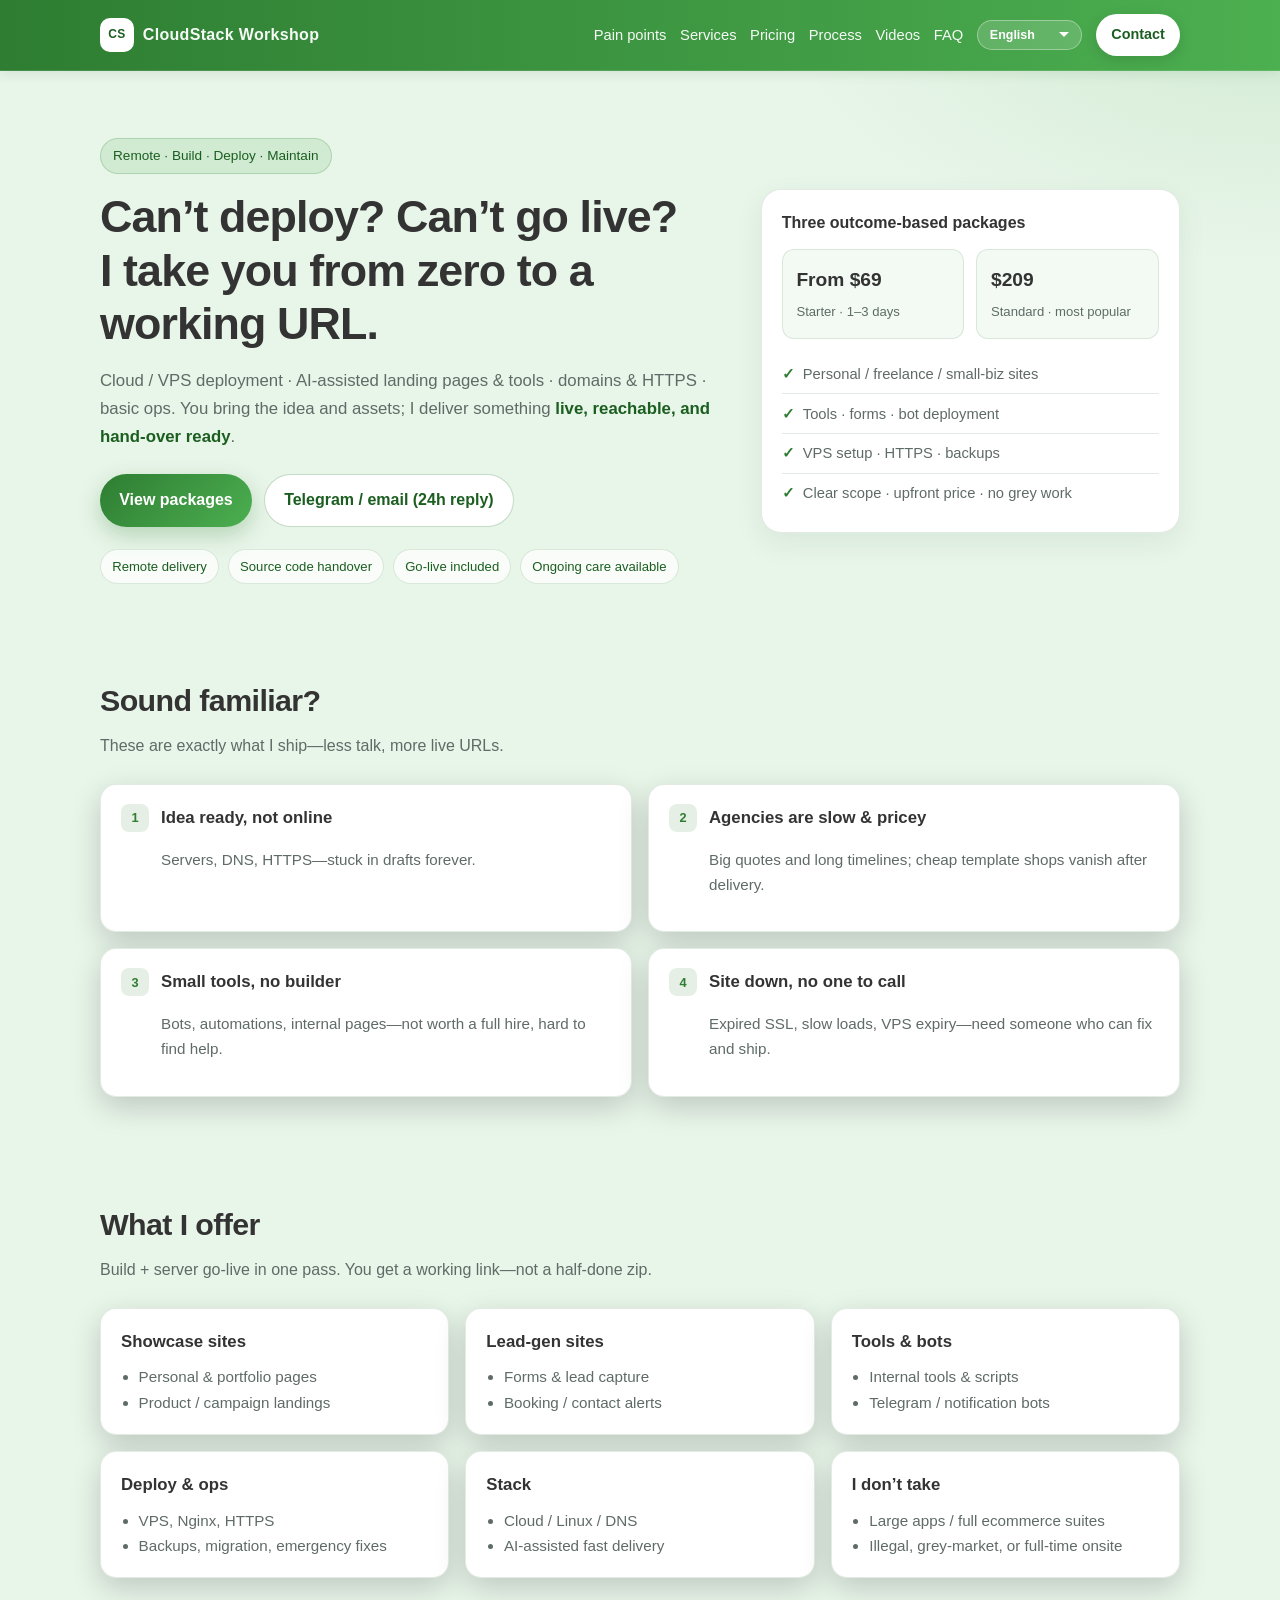
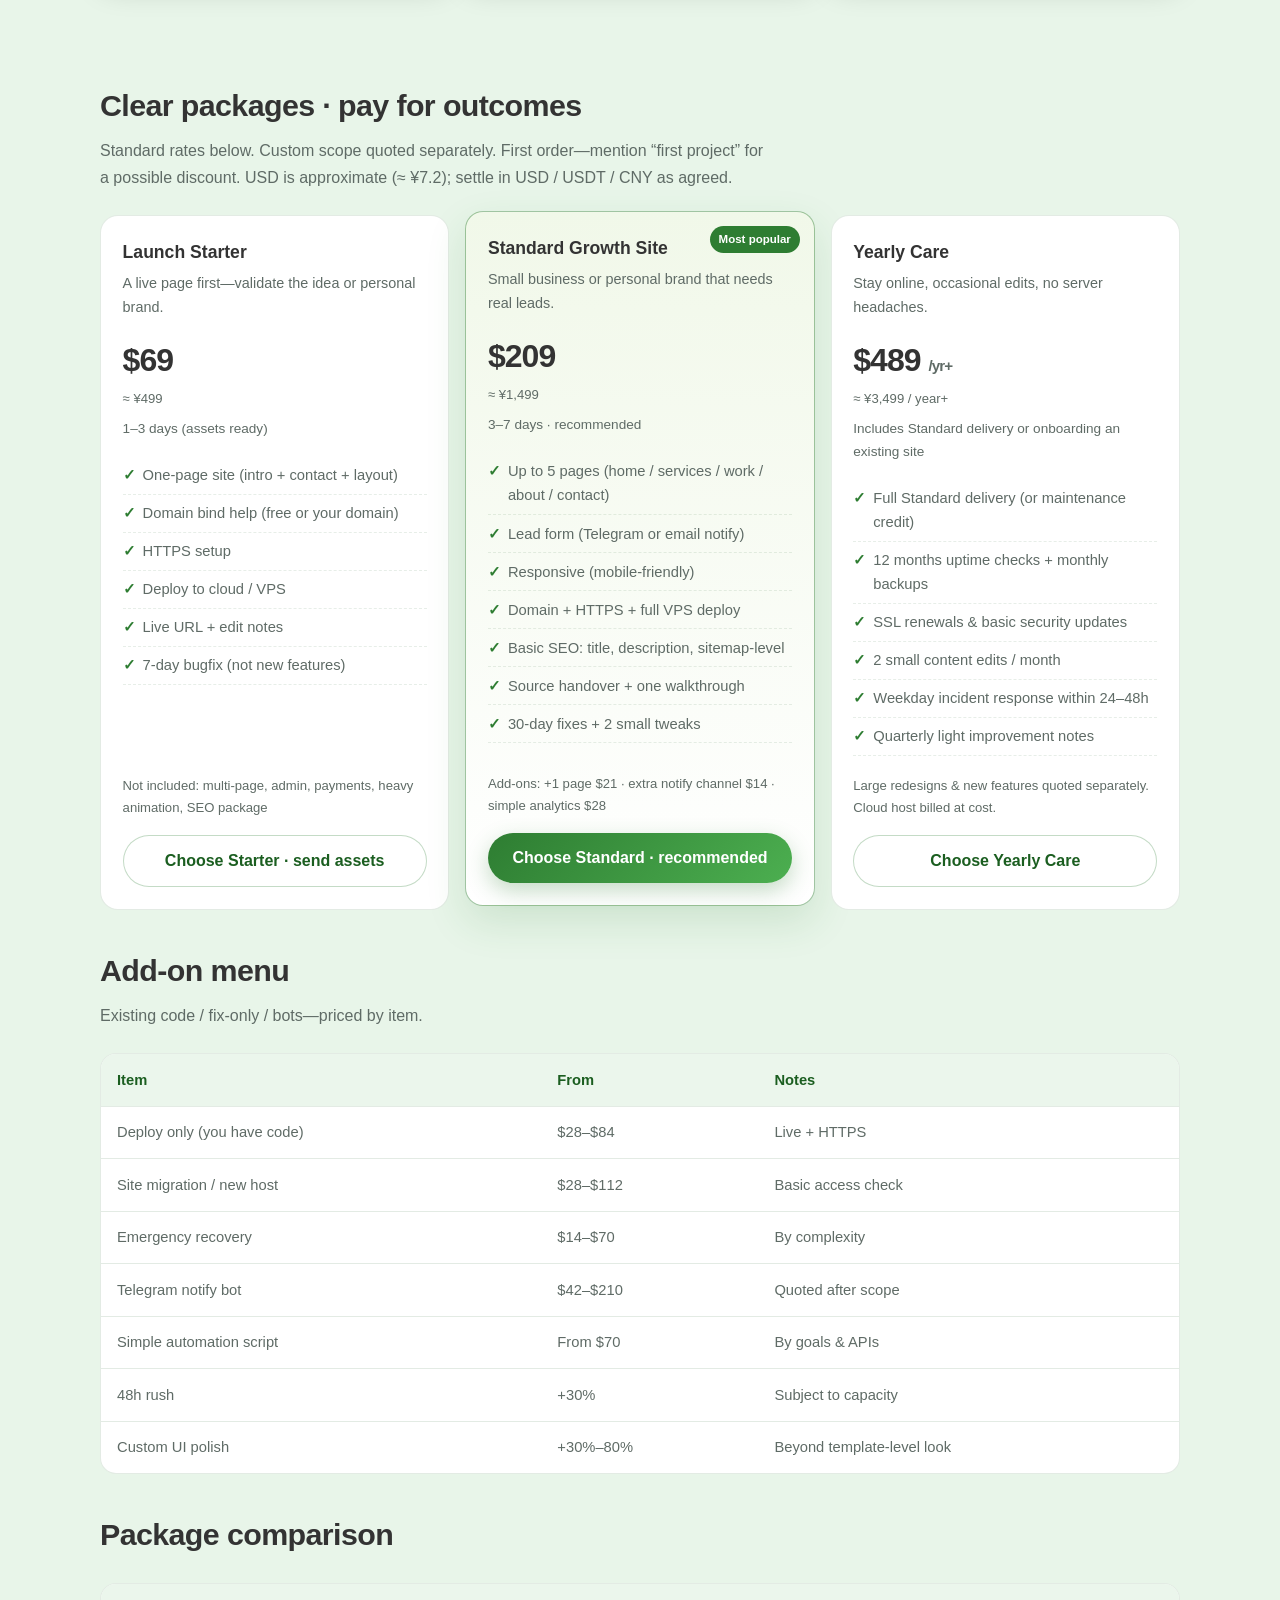
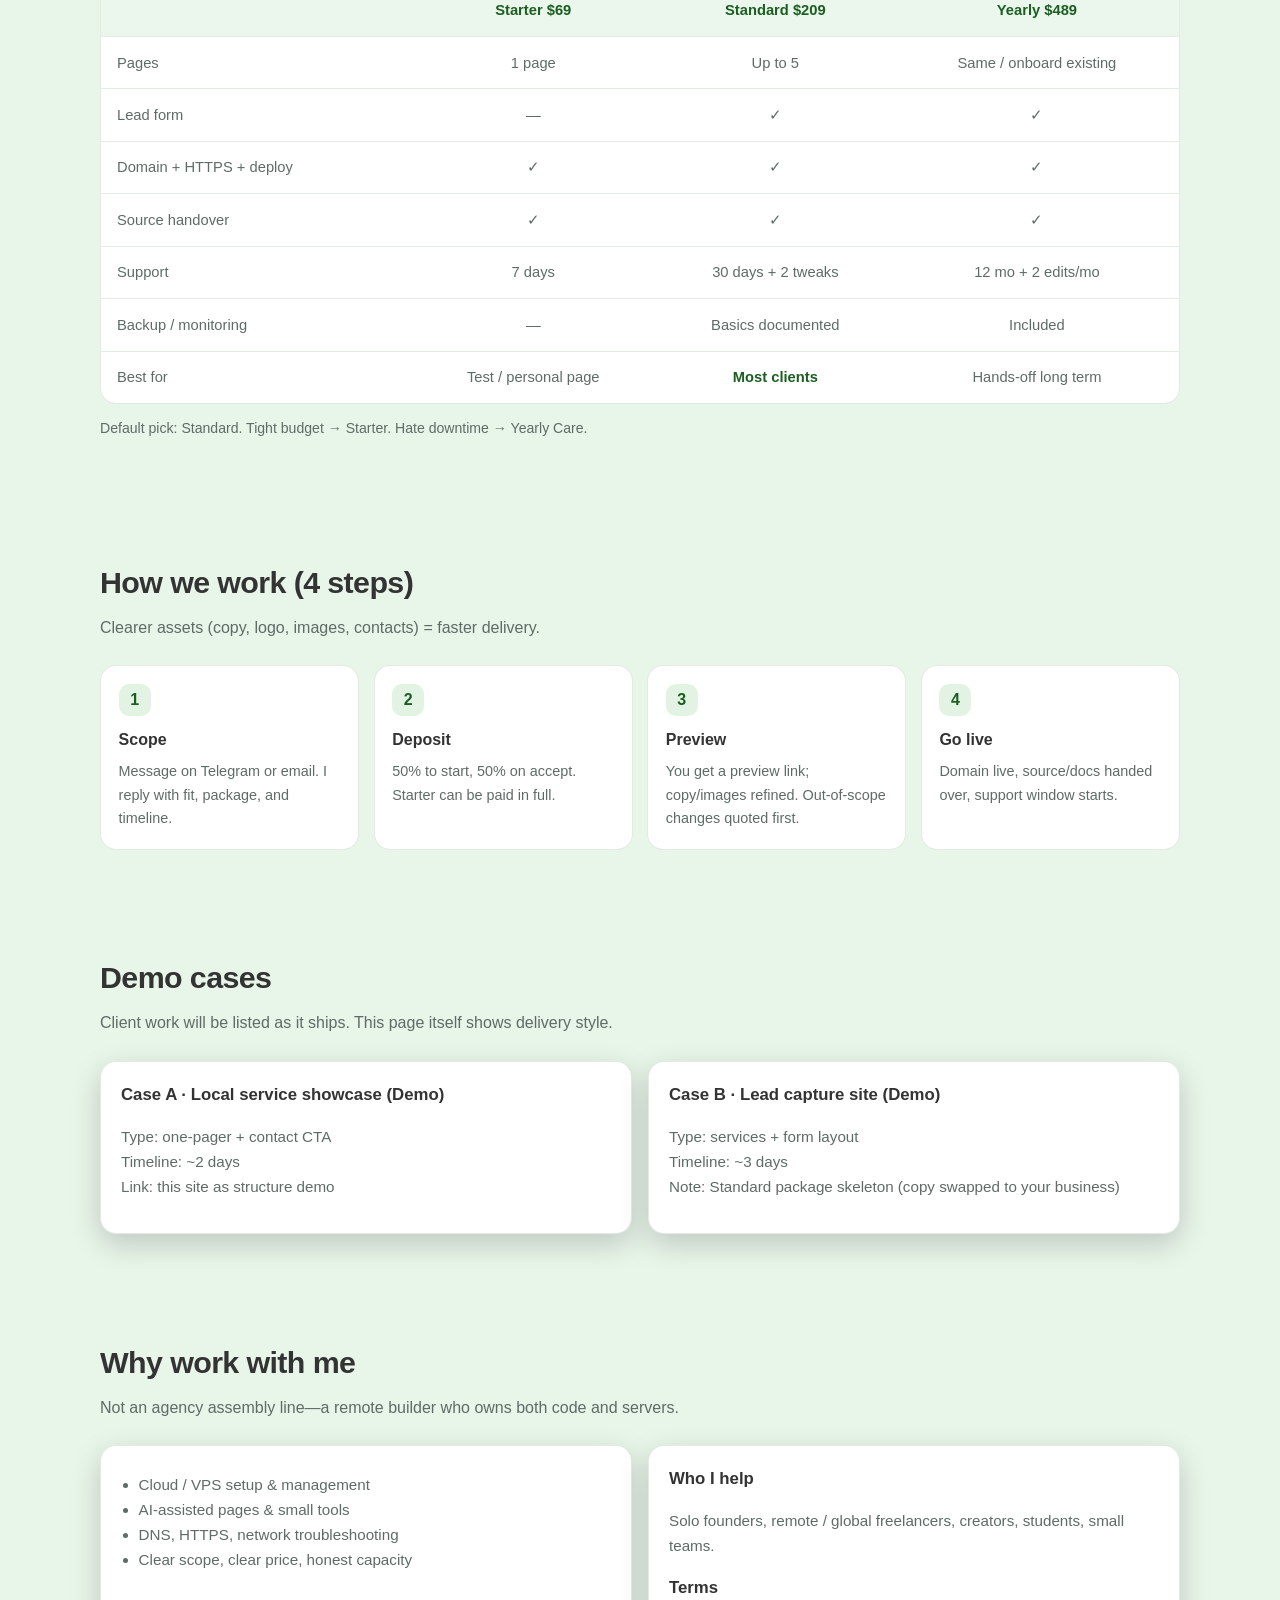
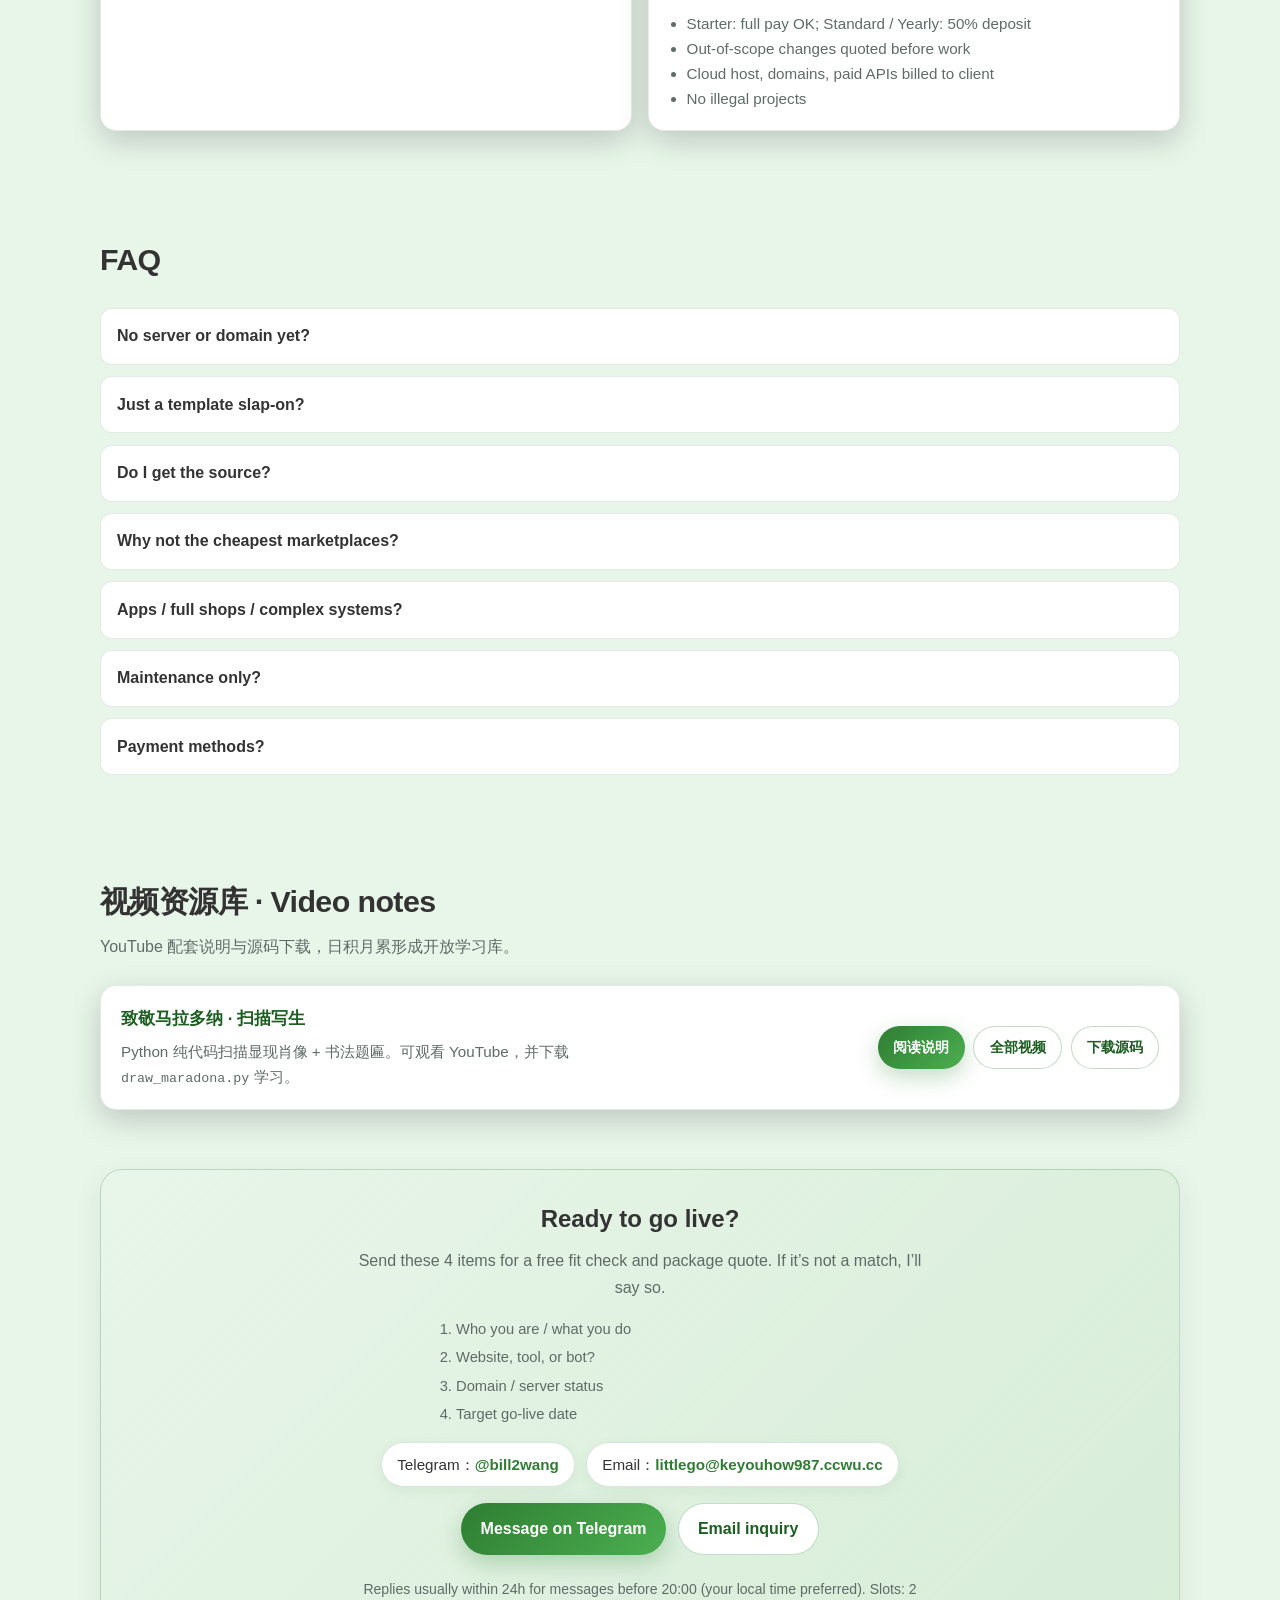
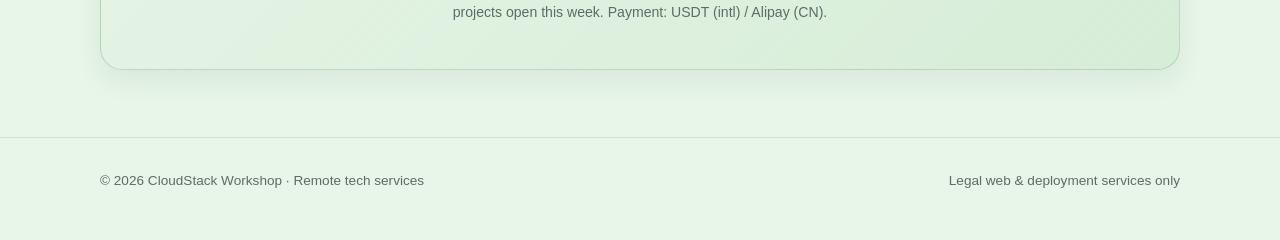
<file: index.html>
<!DOCTYPE html>
<html lang="en">
<head>
  <meta charset="UTF-8" />
  <meta name="viewport" content="width=device-width, initial-scale=1" />
  <meta name="description" content="Remote website builds & VPS deployment in 3–7 days. Clear packages, source handover. Telegram & email." />
  <meta name="description" lang="zh-CN" content="远程建站与 VPS 部署：3–7 天上线网站、小工具与基础运维。透明套餐，源码可移交。" />
  <title>CloudStack Workshop · Websites & Deployment</title>
  <style>
    :root {
      /* Light comfort palette inspired by huggspace.keyouhow987.ccwu.cc (--light #e8f5e9) */
      --bg: #e8f5e9;
      --bg-soft: #f3faf4;
      --card: #ffffff;
      --line: rgba(27, 94, 32, 0.12);
      --text: #333333;
      --muted: #5f6b66;
      --brand: #2e7d32;
      --brand-2: #4caf50;
      --brand-soft: #8bc34a;
      --brand-dark: #1b5e20;
      --accent: #f9a825;
      --ok: #2e7d32;
      --nav: linear-gradient(90deg, #2e7d32, #4caf50);
      --radius: 16px;
      --shadow: 0 10px 28px rgba(27, 94, 32, 0.08);
      --max: 1080px;
    }

    * { box-sizing: border-box; }
    html { scroll-behavior: smooth; }
    body {
      margin: 0;
      font-family: -apple-system, BlinkMacSystemFont, "Segoe UI", "PingFang SC", "Hiragino Sans GB",
        "Microsoft YaHei", sans-serif;
      background:
        radial-gradient(1000px 520px at 8% -8%, rgba(139, 195, 74, 0.28), transparent 58%),
        radial-gradient(900px 480px at 100% 0%, rgba(76, 175, 80, 0.14), transparent 55%),
        var(--bg);
      color: var(--text);
      line-height: 1.65;
    }
    .emph { color: var(--brand-dark); font-weight: 800; }

    a { color: inherit; text-decoration: none; }

    .wrap {
      width: min(var(--max), calc(100% - 2rem));
      margin: 0 auto;
    }

    .nav {
      position: sticky;
      top: 0;
      z-index: 50;
      background: var(--nav);
      border-bottom: 1px solid rgba(255, 255, 255, 0.12);
      box-shadow: 0 2px 12px rgba(27, 94, 32, 0.12);
    }
    .nav .logo,
    .nav .nav-links a:not(.btn) {
      color: rgba(255, 255, 255, 0.95);
    }
    .nav .nav-links a:not(.btn):hover {
      color: #fff;
      opacity: 0.95;
    }
    .nav-inner {
      display: flex;
      align-items: center;
      justify-content: space-between;
      gap: 1rem;
      padding: 0.9rem 0;
    }
    .logo {
      font-weight: 800;
      letter-spacing: 0.02em;
      display: flex;
      align-items: center;
      gap: 0.55rem;
    }
    .logo-mark {
      width: 34px;
      height: 34px;
      border-radius: 10px;
      background: #fff;
      display: grid;
      place-items: center;
      font-size: 0.75rem;
      font-weight: 900;
      color: var(--brand-dark);
    }
    .nav-links {
      display: flex;
      gap: 0.85rem;
      flex-wrap: wrap;
      align-items: center;
      color: rgba(255, 255, 255, 0.92);
      font-size: 0.92rem;
    }

    .lang-select {
      appearance: none;
      -webkit-appearance: none;
      border: 1px solid rgba(255, 255, 255, 0.35);
      border-radius: 999px;
      background: rgba(255,255,255,0.16) url("data:image/svg+xml,%3Csvg xmlns='http://www.w3.org/2000/svg' width='12' height='8' viewBox='0 0 12 8'%3E%3Cpath fill='%23ffffff' d='M1 1l5 5 5-5'/%3E%3C/svg%3E") no-repeat right 0.7rem center;
      color: #fff;
      font-weight: 700;
      font-size: 0.78rem;
      padding: 0.45rem 1.85rem 0.45rem 0.75rem;
      cursor: pointer;
      font-family: inherit;
      max-width: 9.5rem;
    }
    .lang-select option { color: #333; background: #fff; }
    .lang-select:focus {
      outline: 1px solid rgba(255, 255, 255, 0.65);
    }
    html[dir="rtl"] .lang-select {
      background-position: left 0.7rem center;
      padding: 0.45rem 0.75rem 0.45rem 1.85rem;
    }
    html[dir="rtl"] body {
      font-family: "Segoe UI", Tahoma, "Noto Naskh Arabic", "PingFang SC", sans-serif;
    }

    .btn {
      display: inline-flex;
      align-items: center;
      justify-content: center;
      gap: 0.4rem;
      border: 0;
      border-radius: 999px;
      padding: 0.75rem 1.2rem;
      font-weight: 700;
      cursor: pointer;
      transition: transform 0.15s ease, opacity 0.15s ease;
      font-family: inherit;
    }
    .btn:hover { transform: translateY(-1px); }
    .btn-primary {
      background: linear-gradient(135deg, var(--brand), var(--brand-2));
      color: #fff;
      box-shadow: 0 8px 22px rgba(46, 125, 50, 0.28);
    }
    .nav .btn-primary {
      background: #fff;
      color: var(--brand-dark);
      box-shadow: 0 4px 14px rgba(0, 0, 0, 0.12);
    }
    .btn-ghost {
      background: #fff;
      color: var(--brand-dark);
      border: 1px solid rgba(46, 125, 50, 0.28);
    }
    .nav .btn-ghost {
      background: rgba(255, 255, 255, 0.14);
      color: #fff;
      border-color: rgba(255, 255, 255, 0.35);
    }
    .btn-sm { padding: 0.55rem 0.95rem; font-size: 0.9rem; }
    .btn-block { width: 100%; }

    .hero { padding: 4.2rem 0 2.5rem; }
    .hero-grid {
      display: grid;
      grid-template-columns: 1.2fr 0.8fr;
      gap: 2rem;
      align-items: center;
    }
    .eyebrow {
      display: inline-flex;
      align-items: center;
      gap: 0.45rem;
      padding: 0.35rem 0.75rem;
      border-radius: 999px;
      background: rgba(76, 175, 80, 0.14);
      color: var(--brand-dark);
      font-size: 0.85rem;
      border: 1px solid rgba(46, 125, 50, 0.22);
      margin-bottom: 1rem;
    }
    h1 {
      margin: 0 0 1rem;
      font-size: clamp(1.9rem, 4vw, 2.8rem);
      line-height: 1.2;
      letter-spacing: -0.02em;
    }
    .lead {
      color: var(--muted);
      font-size: 1.05rem;
      max-width: 40rem;
      margin: 0 0 1.5rem;
    }
    .hero-actions {
      display: flex;
      flex-wrap: wrap;
      gap: 0.75rem;
      margin-bottom: 1.4rem;
    }
    .trust {
      display: flex;
      flex-wrap: wrap;
      gap: 0.55rem;
    }
    .chip {
      font-size: 0.82rem;
      color: var(--brand-dark);
      background: rgba(255, 255, 255, 0.72);
      border: 1px solid rgba(46, 125, 50, 0.16);
      border-radius: 999px;
      padding: 0.35rem 0.7rem;
    }
    .hero-card {
      background: var(--card);
      border: 1px solid var(--line);
      border-radius: calc(var(--radius) + 4px);
      padding: 1.25rem;
      box-shadow: var(--shadow);
    }
    .hero-card h3 { margin: 0 0 0.8rem; font-size: 1rem; }
    .stat-row {
      display: grid;
      grid-template-columns: 1fr 1fr;
      gap: 0.75rem;
      margin-bottom: 1rem;
    }
    .stat {
      background: var(--bg-soft);
      border: 1px solid var(--line);
      border-radius: 12px;
      padding: 0.85rem;
    }
    .stat b { display: block; font-size: 1.2rem; margin-bottom: 0.15rem; }
    .stat span { color: var(--muted); font-size: 0.82rem; }
    .mini-list {
      margin: 0;
      padding: 0;
      list-style: none;
      color: var(--muted);
      font-size: 0.92rem;
    }
    .mini-list li {
      padding: 0.45rem 0;
      border-bottom: 1px solid var(--line);
      display: flex;
      gap: 0.5rem;
    }
    .mini-list li:last-child { border-bottom: 0; }
    .dot-ok::before {
      content: "✓";
      color: var(--ok);
      font-weight: 800;
    }

    section { padding: 3.2rem 0; }
    .section-head { margin-bottom: 1.5rem; }
    .section-head h2 {
      margin: 0 0 0.5rem;
      font-size: clamp(1.45rem, 3vw, 1.9rem);
      letter-spacing: -0.02em;
    }
    .section-head p {
      margin: 0;
      color: var(--muted);
      max-width: 42rem;
    }

    .grid-2 {
      display: grid;
      grid-template-columns: 1fr 1fr;
      gap: 1rem;
    }
    .grid-3 {
      display: grid;
      grid-template-columns: repeat(3, 1fr);
      gap: 1rem;
    }

    .card {
      background: var(--card);
      border: 1px solid var(--line);
      border-radius: var(--radius);
      padding: 1.2rem 1.25rem;
      box-shadow: 0 10px 30px rgba(0,0,0,0.18);
    }
    .card h3 { margin: 0 0 0.55rem; font-size: 1.05rem; }
    .card p, .card li { color: var(--muted); font-size: 0.95rem; }
    .card ul { margin: 0.4rem 0 0; padding-left: 1.1rem; }

    .pain-item {
      display: flex;
      gap: 0.75rem;
      align-items: flex-start;
    }
    .pain-item .n {
      flex: 0 0 auto;
      width: 28px;
      height: 28px;
      border-radius: 8px;
      display: grid;
      place-items: center;
      background: rgba(46, 125, 50, 0.12);
      color: var(--brand);
      font-size: 0.8rem;
      font-weight: 800;
    }

    .price-grid {
      display: grid;
      grid-template-columns: repeat(3, 1fr);
      gap: 1rem;
      align-items: stretch;
    }
    .price-card {
      position: relative;
      background: var(--card);
      border: 1px solid var(--line);
      border-radius: calc(var(--radius) + 2px);
      padding: 1.35rem;
      display: flex;
      flex-direction: column;
      min-height: 100%;
    }
    .price-card.featured {
      border-color: rgba(46, 125, 50, 0.45);
      background: linear-gradient(180deg, #f1f8e9, #ffffff);
      transform: translateY(-4px);
      box-shadow: 0 16px 40px rgba(46, 125, 50, 0.14);
    }
    .badge {
      position: absolute;
      top: 14px;
      right: 14px;
      font-size: 0.72rem;
      font-weight: 800;
      color: #fff;
      background: var(--brand);
      border-radius: 999px;
      padding: 0.25rem 0.55rem;
    }
    .price-card .name { margin: 0; font-size: 1.1rem; }
    .price-card .desc {
      color: var(--muted);
      font-size: 0.9rem;
      margin: 0.35rem 0 0.9rem;
      min-height: 2.8em;
    }
    .price {
      font-size: 2rem;
      font-weight: 900;
      letter-spacing: -0.03em;
      margin-bottom: 0.2rem;
    }
    .price small {
      font-size: 0.95rem;
      font-weight: 600;
      color: var(--muted);
    }
    .price-sub {
      font-size: 0.82rem;
      color: var(--muted);
      margin: -0.15rem 0 0.55rem;
    }
    .price-card .cycle {
      color: var(--muted);
      font-size: 0.85rem;
      margin-bottom: 1rem;
    }
    .price-card ul {
      margin: 0 0 1.2rem;
      padding: 0;
      list-style: none;
      flex: 1;
    }
    .price-card li {
      position: relative;
      padding: 0.4rem 0 0.4rem 1.25rem;
      color: var(--muted);
      font-size: 0.92rem;
      border-bottom: 1px dashed rgba(27, 94, 32, 0.1);
    }
    .price-card li::before {
      content: "✓";
      position: absolute;
      left: 0;
      color: var(--ok);
      font-weight: 800;
    }
    .price-card .exclude {
      color: var(--muted);
      font-size: 0.82rem;
      margin: 0 0 1rem;
    }

    .table-wrap {
      overflow-x: auto;
      border: 1px solid var(--line);
      border-radius: var(--radius);
      background: var(--card);
    }
    table {
      width: 100%;
      border-collapse: collapse;
      min-width: 640px;
      font-size: 0.92rem;
    }
    th, td {
      padding: 0.85rem 1rem;
      border-bottom: 1px solid var(--line);
      text-align: left;
    }
    th { color: var(--brand-dark); background: rgba(232, 245, 233, 0.85); }
    td { color: var(--muted); }
    tr:last-child td { border-bottom: 0; }
    .center { text-align: center; }

    .steps {
      display: grid;
      grid-template-columns: repeat(4, 1fr);
      gap: 0.9rem;
    }
    .step {
      background: var(--card);
      border: 1px solid var(--line);
      border-radius: var(--radius);
      padding: 1.1rem;
    }
    .step .num {
      width: 32px;
      height: 32px;
      border-radius: 10px;
      display: grid;
      place-items: center;
      font-weight: 900;
      background: rgba(76, 175, 80, 0.16);
      color: var(--brand-dark);
      margin-bottom: 0.7rem;
    }
    .step h3 { margin: 0 0 0.4rem; font-size: 1rem; }
    .step p { margin: 0; color: var(--muted); font-size: 0.9rem; }

    details.faq {
      background: var(--card);
      border: 1px solid var(--line);
      border-radius: 12px;
      padding: 0.9rem 1rem;
      margin-bottom: 0.7rem;
    }
    details.faq summary {
      cursor: pointer;
      font-weight: 700;
      list-style: none;
    }
    details.faq summary::-webkit-details-marker { display: none; }
    details.faq p {
      margin: 0.7rem 0 0;
      color: var(--muted);
      font-size: 0.95rem;
    }

    .cta {
      background: linear-gradient(135deg, rgba(232, 245, 233, 0.95), rgba(200, 230, 201, 0.55));
      border: 1px solid rgba(46, 125, 50, 0.22);
      border-radius: calc(var(--radius) + 6px);
      padding: 1.8rem 1.4rem;
      text-align: center;
      box-shadow: var(--shadow);
    }
    .cta h2 { margin: 0 0 0.6rem; }
    .cta p { margin: 0 auto 1rem; color: var(--muted); max-width: 36rem; }
    .contact-big {
      display: flex;
      flex-wrap: wrap;
      gap: 0.7rem;
      justify-content: center;
      margin: 1rem 0 0.5rem;
    }
    .contact-pill {
      background: #fff;
      border: 1px solid rgba(46, 125, 50, 0.18);
      border-radius: 999px;
      padding: 0.55rem 0.95rem;
      font-size: 0.95rem;
      box-shadow: 0 4px 14px rgba(27, 94, 32, 0.06);
    }
    .contact-pill strong { color: var(--brand); }
    .contact-pill a { color: inherit; text-decoration: none; }
    .checklist {
      text-align: left;
      max-width: 28rem;
      margin: 1rem auto 0;
      color: var(--muted);
      font-size: 0.92rem;
    }
    .checklist li { margin: 0.25rem 0; }

    footer {
      padding: 2rem 0 3rem;
      color: var(--muted);
      font-size: 0.85rem;
      border-top: 1px solid var(--line);
      margin-top: 1rem;
    }
    footer .foot {
      display: flex;
      flex-wrap: wrap;
      gap: 0.75rem;
      justify-content: space-between;
      align-items: center;
    }
    .note {
      font-size: 0.88rem;
      color: var(--muted);
      margin-top: 0.8rem;
    }

    @media (max-width: 900px) {
      .hero-grid,
      .grid-2,
      .price-grid,
      .steps,
      .grid-3 {
        grid-template-columns: 1fr;
      }
      .price-card.featured { transform: none; }
      .nav-links .hide-sm { display: none; }
    }
  </style>
</head>
<body>
  <header class="nav">
    <div class="wrap nav-inner">
      <a class="logo" href="#top">
        <span class="logo-mark">CS</span>
        <span data-i18n="brand">CloudStack Workshop</span>
      </a>
      <nav class="nav-links">
        <a class="hide-sm" href="#pain" data-i18n="nav_pain">Pain points</a>
        <a class="hide-sm" href="#services" data-i18n="nav_services">Services</a>
        <a href="#pricing" data-i18n="nav_pricing">Pricing</a>
        <a class="hide-sm" href="#process" data-i18n="nav_process">Process</a>
        <a href="videos/">Videos</a>
        <a class="hide-sm" href="#faq">FAQ</a>
        <label class="sr-only" for="lang-select" style="position:absolute;width:1px;height:1px;overflow:hidden;clip:rect(0,0,0,0)">Language</label>
        <select id="lang-select" class="lang-select" aria-label="Language"></select>
        <a class="btn btn-primary btn-sm" href="#contact" data-i18n="nav_cta">Contact</a>
      </nav>
    </div>
  </header>

  <main id="top">
    <section class="hero">
      <div class="wrap hero-grid">
        <div>
          <div class="eyebrow" data-i18n="hero_eyebrow">Remote · Build · Deploy · Maintain</div>
          <h1 data-i18n-html="hero_h1">Can’t deploy? Can’t go live?<br />I take you from zero to a working URL.</h1>
          <p class="lead" data-i18n-html="hero_lead">
            Cloud / VPS deployment · AI-assisted landing pages &amp; tools · domains &amp; HTTPS · basic ops.
            You bring the idea and assets; I deliver something <strong class="emph">live, reachable, and hand-over ready</strong>.
          </p>
          <div class="hero-actions">
            <a class="btn btn-primary" href="#pricing" data-i18n="hero_btn_pricing">View packages</a>
            <a class="btn btn-ghost" href="#contact" data-i18n="hero_btn_contact">Telegram / email (24h reply)</a>
          </div>
          <div class="trust">
            <span class="chip" data-i18n="chip1">Remote delivery</span>
            <span class="chip" data-i18n="chip2">Source code handover</span>
            <span class="chip" data-i18n="chip3">Go-live included</span>
            <span class="chip" data-i18n="chip4">Ongoing care available</span>
          </div>
        </div>

        <aside class="hero-card">
          <h3 data-i18n="hero_card_title">Three outcome-based packages</h3>
          <div class="stat-row">
            <div class="stat">
              <b data-i18n="stat1_price">From $69</b>
              <span data-i18n="stat1_sub">Starter · 1–3 days</span>
            </div>
            <div class="stat">
              <b data-i18n="stat2_price">$209</b>
              <span data-i18n="stat2_sub">Standard · most popular</span>
            </div>
          </div>
          <ul class="mini-list">
            <li class="dot-ok" data-i18n="mini1">Personal / freelance / small-biz sites</li>
            <li class="dot-ok" data-i18n="mini2">Tools · forms · bot deployment</li>
            <li class="dot-ok" data-i18n="mini3">VPS setup · HTTPS · backups</li>
            <li class="dot-ok" data-i18n="mini4">Clear scope · upfront price · no grey work</li>
          </ul>
        </aside>
      </div>
    </section>

    <section id="pain">
      <div class="wrap">
        <div class="section-head">
          <h2 data-i18n="pain_h2">Sound familiar?</h2>
          <p data-i18n="pain_p">These are exactly what I ship—less talk, more live URLs.</p>
        </div>
        <div class="grid-2">
          <div class="card pain-item">
            <div class="n">1</div>
            <div>
              <h3 data-i18n="pain1_t">Idea ready, not online</h3>
              <p data-i18n="pain1_p">Servers, DNS, HTTPS—stuck in drafts forever.</p>
            </div>
          </div>
          <div class="card pain-item">
            <div class="n">2</div>
            <div>
              <h3 data-i18n="pain2_t">Agencies are slow &amp; pricey</h3>
              <p data-i18n="pain2_p">Big quotes and long timelines; cheap template shops vanish after delivery.</p>
            </div>
          </div>
          <div class="card pain-item">
            <div class="n">3</div>
            <div>
              <h3 data-i18n="pain3_t">Small tools, no builder</h3>
              <p data-i18n="pain3_p">Bots, automations, internal pages—not worth a full hire, hard to find help.</p>
            </div>
          </div>
          <div class="card pain-item">
            <div class="n">4</div>
            <div>
              <h3 data-i18n="pain4_t">Site down, no one to call</h3>
              <p data-i18n="pain4_p">Expired SSL, slow loads, VPS expiry—need someone who can fix and ship.</p>
            </div>
          </div>
        </div>
      </div>
    </section>

    <section id="services">
      <div class="wrap">
        <div class="section-head">
          <h2 data-i18n="svc_h2">What I offer</h2>
          <p data-i18n="svc_p">Build + server go-live in one pass. You get a working link—not a half-done zip.</p>
        </div>
        <div class="grid-3">
          <div class="card">
            <h3 data-i18n="svc1_t">Showcase sites</h3>
            <ul>
              <li data-i18n="svc1_1">Personal &amp; portfolio pages</li>
              <li data-i18n="svc1_2">Product / campaign landings</li>
            </ul>
          </div>
          <div class="card">
            <h3 data-i18n="svc2_t">Lead-gen sites</h3>
            <ul>
              <li data-i18n="svc2_1">Forms &amp; lead capture</li>
              <li data-i18n="svc2_2">Booking / contact alerts</li>
            </ul>
          </div>
          <div class="card">
            <h3 data-i18n="svc3_t">Tools &amp; bots</h3>
            <ul>
              <li data-i18n="svc3_1">Internal tools &amp; scripts</li>
              <li data-i18n="svc3_2">Telegram / notification bots</li>
            </ul>
          </div>
          <div class="card">
            <h3 data-i18n="svc4_t">Deploy &amp; ops</h3>
            <ul>
              <li data-i18n="svc4_1">VPS, Nginx, HTTPS</li>
              <li data-i18n="svc4_2">Backups, migration, emergency fixes</li>
            </ul>
          </div>
          <div class="card">
            <h3 data-i18n="svc5_t">Stack</h3>
            <ul>
              <li data-i18n="svc5_1">Cloud / Linux / DNS</li>
              <li data-i18n="svc5_2">AI-assisted fast delivery</li>
            </ul>
          </div>
          <div class="card">
            <h3 data-i18n="svc6_t">I don’t take</h3>
            <ul>
              <li data-i18n="svc6_1">Large apps / full ecommerce suites</li>
              <li data-i18n="svc6_2">Illegal, grey-market, or full-time onsite</li>
            </ul>
          </div>
        </div>
      </div>
    </section>

    <section id="pricing">
      <div class="wrap">
        <div class="section-head">
          <h2 data-i18n="price_h2">Clear packages · pay for outcomes</h2>
          <p data-i18n="price_p">Standard rates below. Custom scope quoted separately. First order—mention “first project” for a possible discount. USD is approximate (≈ ¥7.2); settle in USD / USDT / CNY as agreed.</p>
        </div>

        <div class="price-grid">
          <article class="price-card">
            <h3 class="name" data-i18n="p1_name">Launch Starter</h3>
            <p class="desc" data-i18n="p1_desc">A live page first—validate the idea or personal brand.</p>
            <div class="price" data-i18n="p1_price">$69</div>
            <div class="price-sub" data-i18n="p1_price_sub">≈ ¥499</div>
            <div class="cycle" data-i18n="p1_cycle">1–3 days (assets ready)</div>
            <ul>
              <li data-i18n="p1_l1">One-page site (intro + contact + layout)</li>
              <li data-i18n="p1_l2">Domain bind help (free or your domain)</li>
              <li data-i18n="p1_l3">HTTPS setup</li>
              <li data-i18n="p1_l4">Deploy to cloud / VPS</li>
              <li data-i18n="p1_l5">Live URL + edit notes</li>
              <li data-i18n="p1_l6">7-day bugfix (not new features)</li>
            </ul>
            <p class="exclude" data-i18n="p1_ex">Not included: multi-page, admin, payments, heavy animation, SEO package</p>
            <a class="btn btn-ghost btn-block" href="#contact" data-i18n="p1_btn">Choose Starter · send assets</a>
          </article>

          <article class="price-card featured">
            <span class="badge" data-i18n="p2_badge">Most popular</span>
            <h3 class="name" data-i18n="p2_name">Standard Growth Site</h3>
            <p class="desc" data-i18n="p2_desc">Small business or personal brand that needs real leads.</p>
            <div class="price" data-i18n="p2_price">$209</div>
            <div class="price-sub" data-i18n="p2_price_sub">≈ ¥1,499</div>
            <div class="cycle" data-i18n="p2_cycle">3–7 days · recommended</div>
            <ul>
              <li data-i18n="p2_l1">Up to 5 pages (home / services / work / about / contact)</li>
              <li data-i18n="p2_l2">Lead form (Telegram or email notify)</li>
              <li data-i18n="p2_l3">Responsive (mobile-friendly)</li>
              <li data-i18n="p2_l4">Domain + HTTPS + full VPS deploy</li>
              <li data-i18n="p2_l5">Basic SEO: title, description, sitemap-level</li>
              <li data-i18n="p2_l6">Source handover + one walkthrough</li>
              <li data-i18n="p2_l7">30-day fixes + 2 small tweaks</li>
            </ul>
            <p class="exclude" data-i18n="p2_ex">Add-ons: +1 page $21 · extra notify channel $14 · simple analytics $28</p>
            <a class="btn btn-primary btn-block" href="#contact" data-i18n="p2_btn">Choose Standard · recommended</a>
          </article>

          <article class="price-card">
            <h3 class="name" data-i18n="p3_name">Yearly Care</h3>
            <p class="desc" data-i18n="p3_desc">Stay online, occasional edits, no server headaches.</p>
            <div class="price" data-i18n-html="p3_price">$489 <small>/yr+</small></div>
            <div class="price-sub" data-i18n="p3_price_sub">≈ ¥3,499 / year+</div>
            <div class="cycle" data-i18n="p3_cycle">Includes Standard delivery or onboarding an existing site</div>
            <ul>
              <li data-i18n="p3_l1">Full Standard delivery (or maintenance credit)</li>
              <li data-i18n="p3_l2">12 months uptime checks + monthly backups</li>
              <li data-i18n="p3_l3">SSL renewals &amp; basic security updates</li>
              <li data-i18n="p3_l4">2 small content edits / month</li>
              <li data-i18n="p3_l5">Weekday incident response within 24–48h</li>
              <li data-i18n="p3_l6">Quarterly light improvement notes</li>
            </ul>
            <p class="exclude" data-i18n="p3_ex">Large redesigns &amp; new features quoted separately. Cloud host billed at cost.</p>
            <a class="btn btn-ghost btn-block" href="#contact" data-i18n="p3_btn">Choose Yearly Care</a>
          </article>
        </div>

        <div class="section-head" style="margin-top:2.2rem">
          <h2 data-i18n="add_h2">Add-on menu</h2>
          <p data-i18n="add_p">Existing code / fix-only / bots—priced by item.</p>
        </div>
        <div class="table-wrap">
          <table>
            <thead>
              <tr>
                <th data-i18n="th_item">Item</th>
                <th data-i18n="th_price">From</th>
                <th data-i18n="th_note">Notes</th>
              </tr>
            </thead>
            <tbody>
              <tr>
                <td data-i18n="a1">Deploy only (you have code)</td>
                <td data-i18n="a1p">$28–$84</td>
                <td data-i18n="a1n">Live + HTTPS</td>
              </tr>
              <tr>
                <td data-i18n="a2">Site migration / new host</td>
                <td data-i18n="a2p">$28–$112</td>
                <td data-i18n="a2n">Basic access check</td>
              </tr>
              <tr>
                <td data-i18n="a3">Emergency recovery</td>
                <td data-i18n="a3p">$14–$70</td>
                <td data-i18n="a3n">By complexity</td>
              </tr>
              <tr>
                <td data-i18n="a4">Telegram notify bot</td>
                <td data-i18n="a4p">$42–$210</td>
                <td data-i18n="a4n">Quoted after scope</td>
              </tr>
              <tr>
                <td data-i18n="a5">Simple automation script</td>
                <td data-i18n="a5p">From $70</td>
                <td data-i18n="a5n">By goals &amp; APIs</td>
              </tr>
              <tr>
                <td data-i18n="a6">48h rush</td>
                <td data-i18n="a6p">+30%</td>
                <td data-i18n="a6n">Subject to capacity</td>
              </tr>
              <tr>
                <td data-i18n="a7">Custom UI polish</td>
                <td data-i18n="a7p">+30%–80%</td>
                <td data-i18n="a7n">Beyond template-level look</td>
              </tr>
            </tbody>
          </table>
        </div>

        <div class="section-head" style="margin-top:2.2rem">
          <h2 data-i18n="cmp_h2">Package comparison</h2>
        </div>
        <div class="table-wrap">
          <table>
            <thead>
              <tr>
                <th></th>
                <th class="center" data-i18n="cmp_c1">Starter $69</th>
                <th class="center" data-i18n="cmp_c2">Standard $209</th>
                <th class="center" data-i18n="cmp_c3">Yearly $489</th>
              </tr>
            </thead>
            <tbody>
              <tr>
                <td data-i18n="cmp_r1">Pages</td>
                <td class="center" data-i18n="cmp_r1a">1 page</td>
                <td class="center" data-i18n="cmp_r1b">Up to 5</td>
                <td class="center" data-i18n="cmp_r1c">Same / onboard existing</td>
              </tr>
              <tr>
                <td data-i18n="cmp_r2">Lead form</td>
                <td class="center">—</td>
                <td class="center">✓</td>
                <td class="center">✓</td>
              </tr>
              <tr>
                <td data-i18n="cmp_r3">Domain + HTTPS + deploy</td>
                <td class="center">✓</td>
                <td class="center">✓</td>
                <td class="center">✓</td>
              </tr>
              <tr>
                <td data-i18n="cmp_r4">Source handover</td>
                <td class="center">✓</td>
                <td class="center">✓</td>
                <td class="center">✓</td>
              </tr>
              <tr>
                <td data-i18n="cmp_r5">Support</td>
                <td class="center" data-i18n="cmp_r5a">7 days</td>
                <td class="center" data-i18n="cmp_r5b">30 days + 2 tweaks</td>
                <td class="center" data-i18n="cmp_r5c">12 mo + 2 edits/mo</td>
              </tr>
              <tr>
                <td data-i18n="cmp_r6">Backup / monitoring</td>
                <td class="center">—</td>
                <td class="center" data-i18n="cmp_r6b">Basics documented</td>
                <td class="center" data-i18n="cmp_r6c">Included</td>
              </tr>
              <tr>
                <td data-i18n="cmp_r7">Best for</td>
                <td class="center" data-i18n="cmp_r7a">Test / personal page</td>
                <td class="center"><strong class="emph" data-i18n="cmp_r7b">Most clients</strong></td>
                <td class="center" data-i18n="cmp_r7c">Hands-off long term</td>
              </tr>
            </tbody>
          </table>
        </div>
        <p class="note" data-i18n="cmp_note">Default pick: Standard. Tight budget → Starter. Hate downtime → Yearly Care.</p>
      </div>
    </section>

    <section id="process">
      <div class="wrap">
        <div class="section-head">
          <h2 data-i18n="proc_h2">How we work (4 steps)</h2>
          <p data-i18n="proc_p">Clearer assets (copy, logo, images, contacts) = faster delivery.</p>
        </div>
        <div class="steps">
          <div class="step">
            <div class="num">1</div>
            <h3 data-i18n="proc1_t">Scope</h3>
            <p data-i18n="proc1_p">Message on Telegram or email. I reply with fit, package, and timeline.</p>
          </div>
          <div class="step">
            <div class="num">2</div>
            <h3 data-i18n="proc2_t">Deposit</h3>
            <p data-i18n="proc2_p">50% to start, 50% on accept. Starter can be paid in full.</p>
          </div>
          <div class="step">
            <div class="num">3</div>
            <h3 data-i18n="proc3_t">Preview</h3>
            <p data-i18n="proc3_p">You get a preview link; copy/images refined. Out-of-scope changes quoted first.</p>
          </div>
          <div class="step">
            <div class="num">4</div>
            <h3 data-i18n="proc4_t">Go live</h3>
            <p data-i18n="proc4_p">Domain live, source/docs handed over, support window starts.</p>
          </div>
        </div>
      </div>
    </section>

    <section id="cases">
      <div class="wrap">
        <div class="section-head">
          <h2 data-i18n="cases_h2">Demo cases</h2>
          <p data-i18n="cases_p">Client work will be listed as it ships. This page itself shows delivery style.</p>
        </div>
        <div class="grid-2">
          <div class="card">
            <h3 data-i18n="case1_t">Case A · Local service showcase (Demo)</h3>
            <p data-i18n-html="case1_p">Type: one-pager + contact CTA<br />Timeline: ~2 days<br />Link: this site as structure demo</p>
          </div>
          <div class="card">
            <h3 data-i18n="case2_t">Case B · Lead capture site (Demo)</h3>
            <p data-i18n-html="case2_p">Type: services + form layout<br />Timeline: ~3 days<br />Note: Standard package skeleton (copy swapped to your business)</p>
          </div>
        </div>
      </div>
    </section>

    <section id="about">
      <div class="wrap">
        <div class="section-head">
          <h2 data-i18n="about_h2">Why work with me</h2>
          <p data-i18n="about_p">Not an agency assembly line—a remote builder who owns both code and servers.</p>
        </div>
        <div class="grid-2">
          <div class="card">
            <ul>
              <li data-i18n="about_l1">Cloud / VPS setup &amp; management</li>
              <li data-i18n="about_l2">AI-assisted pages &amp; small tools</li>
              <li data-i18n="about_l3">DNS, HTTPS, network troubleshooting</li>
              <li data-i18n="about_l4">Clear scope, clear price, honest capacity</li>
            </ul>
          </div>
          <div class="card">
            <h3 data-i18n="about_who_t">Who I help</h3>
            <p data-i18n="about_who_p">Solo founders, remote / global freelancers, creators, students, small teams.</p>
            <h3 style="margin-top:1rem" data-i18n="about_terms_t">Terms</h3>
            <ul>
              <li data-i18n="about_t1">Starter: full pay OK; Standard / Yearly: 50% deposit</li>
              <li data-i18n="about_t2">Out-of-scope changes quoted before work</li>
              <li data-i18n="about_t3">Cloud host, domains, paid APIs billed to client</li>
              <li data-i18n="about_t4">No illegal projects</li>
            </ul>
          </div>
        </div>
      </div>
    </section>

    <section id="faq">
      <div class="wrap">
        <div class="section-head">
          <h2 data-i18n="faq_h2">FAQ</h2>
        </div>
        <details class="faq">
          <summary data-i18n="faq1_q">No server or domain yet?</summary>
          <p data-i18n="faq1_a">Fine. I help register/bind. Cheap cloud host is fine—you pay the provider (or I purchase at cost).</p>
        </details>
        <details class="faq">
          <summary data-i18n="faq2_q">Just a template slap-on?</summary>
          <p data-i18n="faq2_a">I use efficient stacks for speed, customized to your copy and structure. Unique design is an add-on.</p>
        </details>
        <details class="faq">
          <summary data-i18n="faq3_q">Do I get the source?</summary>
          <p data-i18n="faq3_a">Yes—after final payment, source and deploy notes are yours.</p>
        </details>
        <details class="faq">
          <summary data-i18n="faq4_q">Why not the cheapest marketplaces?</summary>
          <p data-i18n="faq4_a">Cheaper shops often skip real go-live. Agencies cost more for teams. You pay for a live result you can maintain.</p>
        </details>
        <details class="faq">
          <summary data-i18n="faq5_q">Apps / full shops / complex systems?</summary>
          <p data-i18n="faq5_a">I can phase-evaluate. If it’s a bad fit I’ll say no—better than a half-built mess.</p>
        </details>
        <details class="faq">
          <summary data-i18n="faq6_q">Maintenance only?</summary>
          <p data-i18n="faq6_a">Yes. Existing sites can buy ops / emergency / migration only.</p>
        </details>
        <details class="faq">
          <summary data-i18n="faq7_q">Payment methods?</summary>
          <p data-i18n="faq7_a">USDT preferred for international clients; Alipay for CN. Invoice needs: tell me before order.</p>
        </details>
      </div>
    </section>

    <section id="videos-lib" style="padding:2.4rem 0 0.5rem">
      <div class="wrap">
        <div class="section-head">
          <h2>视频资源库 · Video notes</h2>
          <p>YouTube 配套说明与源码下载，日积月累形成开放学习库。</p>
        </div>
        <div class="card" style="display:flex;flex-wrap:wrap;gap:1rem;align-items:center;justify-content:space-between">
          <div style="max-width:36rem">
            <h3 style="margin:0 0 0.4rem;color:var(--brand-dark)">致敬马拉多纳 · 扫描写生</h3>
            <p style="margin:0;color:var(--muted);font-size:0.95rem">
              Python 纯代码扫描显现肖像 + 书法题匾。可观看 YouTube，并下载
              <code style="font-size:0.88em">draw_maradona.py</code> 学习。
            </p>
          </div>
          <div style="display:flex;flex-wrap:wrap;gap:0.55rem">
            <a class="btn btn-primary btn-sm" href="videos/maradona-scan-portrait.html">阅读说明</a>
            <a class="btn btn-ghost btn-sm" href="videos/">全部视频</a>
            <a class="btn btn-ghost btn-sm" href="downloads/draw_maradona.py" download>下载源码</a>
          </div>
        </div>
      </div>
    </section>

    <section id="contact">
      <div class="wrap">
        <div class="cta">
          <h2 data-i18n="cta_h2">Ready to go live?</h2>
          <p data-i18n="cta_p">Send these 4 items for a free fit check and package quote. If it’s not a match, I’ll say so.</p>
          <ol class="checklist">
            <li data-i18n="cta_c1">Who you are / what you do</li>
            <li data-i18n="cta_c2">Website, tool, or bot?</li>
            <li data-i18n="cta_c3">Domain / server status</li>
            <li data-i18n="cta_c4">Target go-live date</li>
          </ol>

          <div class="contact-big">
            <div class="contact-pill">Telegram：<strong><a href="https://t.me/bill2wang">@bill2wang</a></strong></div>
            <div class="contact-pill">Email：<strong><a href="mailto:littlego@keyouhow987.ccwu.cc">littlego@keyouhow987.ccwu.cc</a></strong></div>
          </div>

          <div class="hero-actions" style="justify-content:center;margin-top:1rem">
            <a class="btn btn-primary" href="https://t.me/bill2wang" data-i18n="cta_tg">Message on Telegram</a>
            <a class="btn btn-ghost" id="mail-btn" href="mailto:littlego@keyouhow987.ccwu.cc?subject=Project%20inquiry&body=1)%20Use%20case%3A%0A2)%20Domain%2Fserver%3A%0A3)%20Go-live%20target%3A%0A4)%20Budget%3A%20%2469%20%2F%20%24209%20%2F%20%24489%20%2F%20TBD">Email inquiry</a>
          </div>

          <p class="note" data-i18n="cta_note">
            Replies usually within 24h for messages before 20:00 (your local time preferred). Slots: 2 projects open this week. Payment: USDT (intl) / Alipay (CN).
          </p>
        </div>
      </div>
    </section>
  </main>

  <footer>
    <div class="wrap foot">
      <div>© <span id="y"></span> <span data-i18n="brand">CloudStack Workshop</span> · <span data-i18n="foot_tag">Remote tech services</span></div>
      <div data-i18n="foot_legal">Legal web &amp; deployment services only</div>
    </div>
  </footer>

  <script src="i18n.js"></script>
  <script>
    document.getElementById("y").textContent = new Date().getFullYear();

    const META = window.CSW_LANG_META || [];
    const I18N = window.I18N || { en: {} };
    const SUPPORTED = new Set(META.map((m) => m.code));
    const select = document.getElementById("lang-select");

    META.forEach((m) => {
      const opt = document.createElement("option");
      opt.value = m.code;
      opt.textContent = m.label;
      select.appendChild(opt);
    });

    function metaOf(code) {
      return META.find((m) => m.code === code) || { code: "en", htmlLang: "en", dir: "ltr" };
    }

    function applyLang(lang) {
      if (!SUPPORTED.has(lang)) lang = "en";
      const dict = I18N[lang] || I18N.en || {};
      const meta = metaOf(lang);
      document.documentElement.lang = meta.htmlLang || "en";
      document.documentElement.dir = meta.dir || "ltr";
      document.title = dict.title || document.title;
      const metaEl = document.querySelector('meta[name="description"]');
      if (metaEl && dict.desc) metaEl.setAttribute("content", dict.desc);

      document.querySelectorAll("[data-i18n]").forEach((el) => {
        const key = el.getAttribute("data-i18n");
        if (dict[key] != null) el.textContent = dict[key];
      });
      document.querySelectorAll("[data-i18n-html]").forEach((el) => {
        const key = el.getAttribute("data-i18n-html");
        if (dict[key] != null) el.innerHTML = dict[key];
      });

      const mail = document.getElementById("mail-btn");
      if (mail) {
        const q = new URLSearchParams({
          subject: dict.mail_subject || "Project inquiry",
          body: dict.mail_body || ""
        });
        mail.href = "mailto:littlego@keyouhow987.ccwu.cc?" + q.toString();
        if (dict.cta_mail) mail.textContent = dict.cta_mail;
      }

      select.value = lang;
      localStorage.setItem("csw_lang", lang);
    }

    function preferLang() {
      const saved = localStorage.getItem("csw_lang");
      if (saved && SUPPORTED.has(saved)) return saved;
      const nav = (navigator.language || navigator.userLanguage || "en").toLowerCase();
      const map = [
        ["zh", "zh"], ["es", "es"], ["pt", "pt"], ["fr", "fr"], ["de", "de"],
        ["ja", "ja"], ["ko", "ko"], ["ru", "ru"], ["id", "id"], ["ar", "ar"]
      ];
      for (const [prefix, code] of map) {
        if (nav.startsWith(prefix)) return code;
      }
      return "en";
    }

    select.addEventListener("change", () => applyLang(select.value));
    applyLang(preferLang());
  </script>
</body>
</html>
</file>
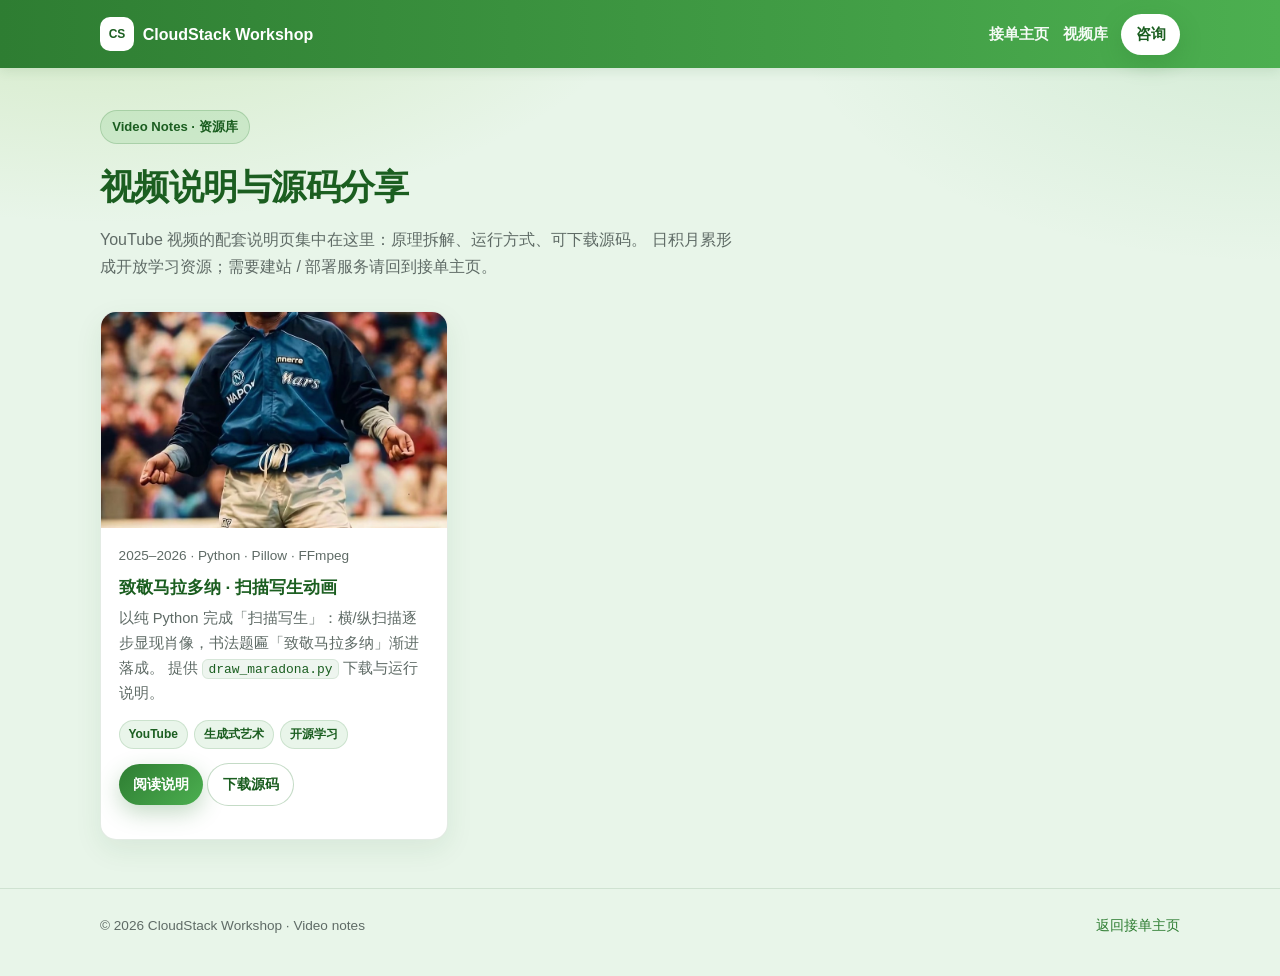
<file: videos/index.html>
<!DOCTYPE html>
<html lang="zh-CN">
<head>
  <meta charset="UTF-8" />
  <meta name="viewport" content="width=device-width, initial-scale=1" />
  <meta name="description" content="视频说明资源库：YouTube 编程艺术 / 生成式动画配套笔记与源码下载。CloudStack Workshop · New World." />
  <title>视频资源库 · Videos | CloudStack Workshop</title>
  <link rel="stylesheet" href="style.css" />
</head>
<body>
  <header class="nav">
    <div class="wrap-wide nav-inner">
      <a class="logo" href="../">
        <span class="logo-mark">CS</span>
        <span>CloudStack Workshop</span>
      </a>
      <nav class="nav-links">
        <a href="../">接单主页</a>
        <a href="./">视频库</a>
        <a class="btn btn-primary btn-sm" href="../#contact">咨询</a>
      </nav>
    </div>
  </header>

  <main>
    <section class="hero">
      <div class="wrap-wide">
        <div class="eyebrow">Video Notes · 资源库</div>
        <h1>视频说明与源码分享</h1>
        <p>
          YouTube 视频的配套说明页集中在这里：原理拆解、运行方式、可下载源码。
          日积月累形成开放学习资源；需要建站 / 部署服务请回到接单主页。
        </p>
      </div>
    </section>

    <section>
      <div class="wrap-wide video-grid">
        <article class="card video-card">
          <a class="cover" href="maradona-scan-portrait.html">
            <img src="assets/maradona-preview.jpg" alt="致敬马拉多纳 · 扫描写生预览" width="960" height="600" loading="lazy" />
          </a>
          <div class="body">
            <div class="meta">2025–2026 · Python · Pillow · FFmpeg</div>
            <h2><a href="maradona-scan-portrait.html">致敬马拉多纳 · 扫描写生动画</a></h2>
            <p>
              以纯 Python 完成「扫描写生」：横/纵扫描逐步显现肖像，书法题匾「致敬马拉多纳」渐进落成。
              提供 <code class="inline-code">draw_maradona.py</code> 下载与运行说明。
            </p>
            <div class="tags">
              <span class="tag">YouTube</span>
              <span class="tag">生成式艺术</span>
              <span class="tag">开源学习</span>
            </div>
            <p style="margin-top:0.9rem">
              <a class="btn btn-primary btn-sm" href="maradona-scan-portrait.html">阅读说明</a>
              <a class="btn btn-ghost btn-sm" href="../downloads/draw_maradona.py" download>下载源码</a>
            </p>
          </div>
        </article>

        <!-- 后续视频说明卡片复制此结构追加 -->
      </div>
    </section>
  </main>

  <footer>
    <div class="wrap-wide foot">
      <div>© <span id="y"></span> CloudStack Workshop · Video notes</div>
      <div><a href="../">返回接单主页</a></div>
    </div>
  </footer>
  <script>document.getElementById("y").textContent = new Date().getFullYear();</script>
</body>
</html>
</file>
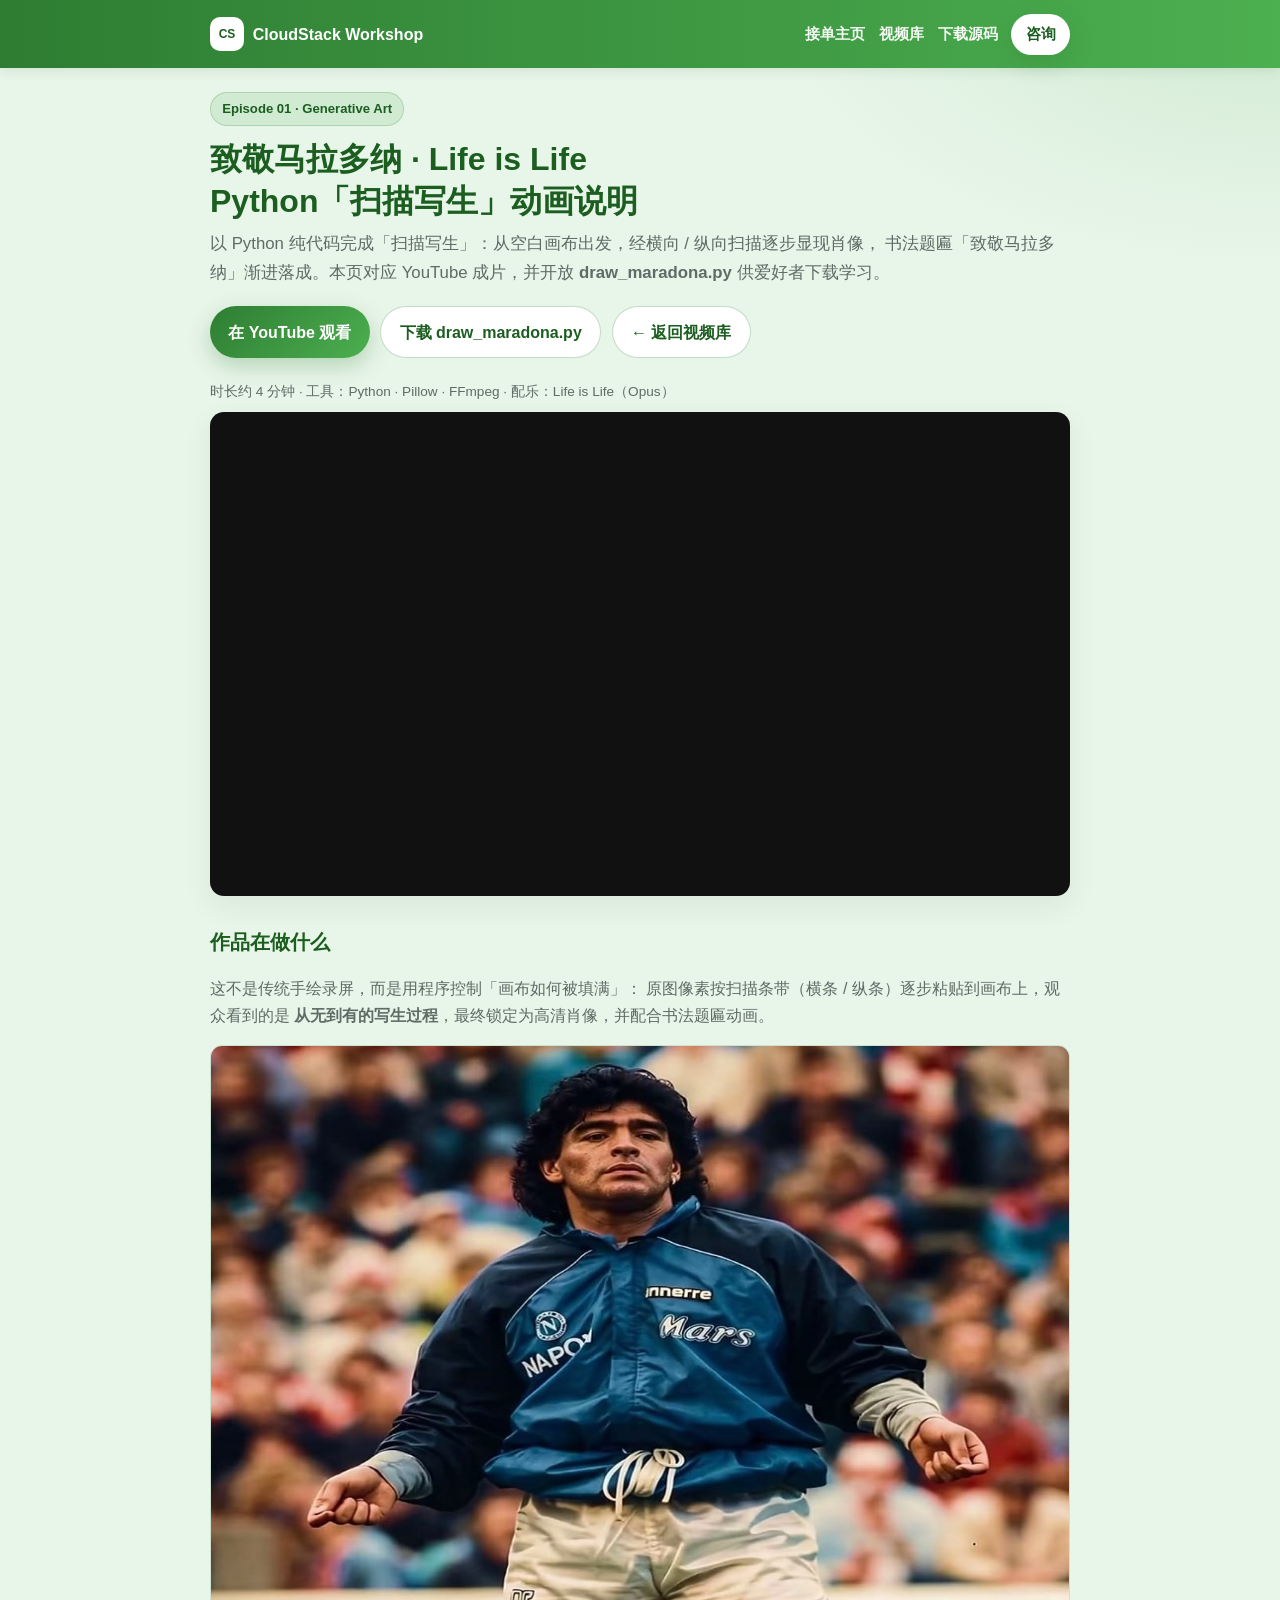
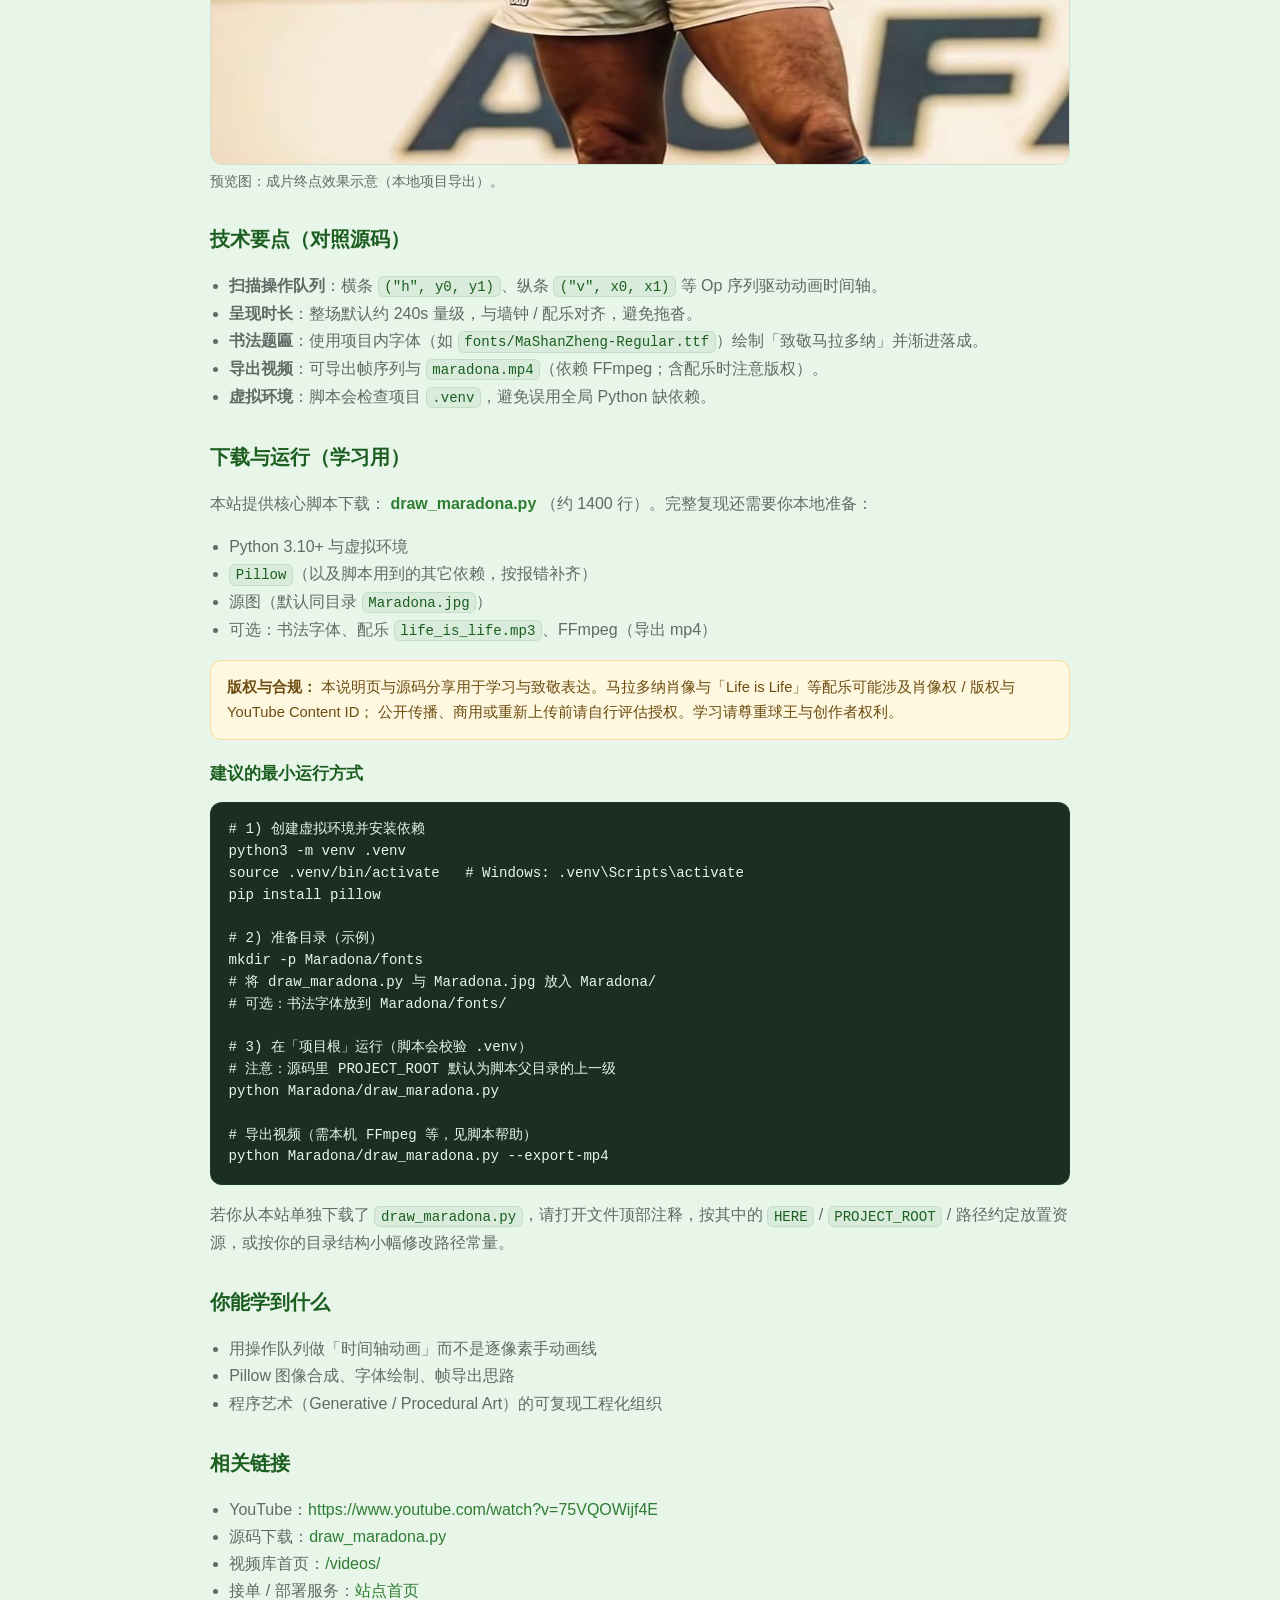
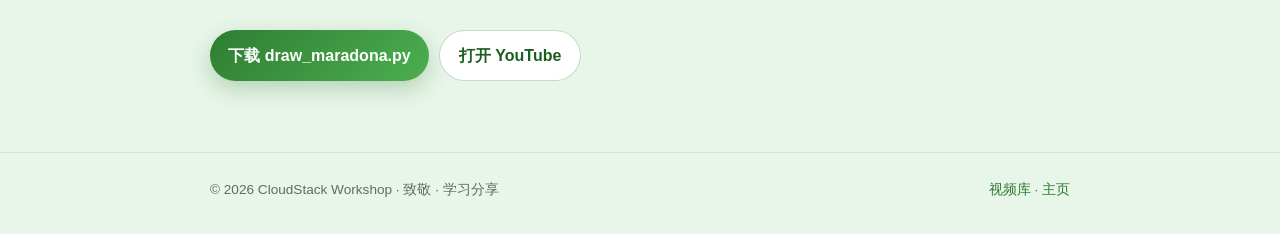
<file: videos/maradona-scan-portrait.html>
<!DOCTYPE html>
<html lang="zh-CN">
<head>
  <meta charset="UTF-8" />
  <meta name="viewport" content="width=device-width, initial-scale=1" />
  <meta name="description" content="致敬马拉多纳：Python 扫描写生动画说明。横纵扫描显现肖像，书法题匾渐进落成。源码 draw_maradona.py 可下载学习。" />
  <title>致敬马拉多纳 · 扫描写生 | 视频说明</title>
  <link rel="stylesheet" href="style.css" />
</head>
<body>
  <header class="nav">
    <div class="wrap nav-inner">
      <a class="logo" href="../">
        <span class="logo-mark">CS</span>
        <span>CloudStack Workshop</span>
      </a>
      <nav class="nav-links">
        <a href="../">接单主页</a>
        <a href="./">视频库</a>
        <a href="../downloads/draw_maradona.py" download>下载源码</a>
        <a class="btn btn-primary btn-sm" href="../#contact">咨询</a>
      </nav>
    </div>
  </header>

  <main class="article">
    <div class="wrap">
      <div class="eyebrow">Episode 01 · Generative Art</div>
      <h1>致敬马拉多纳 · Life is Life<br />Python「扫描写生」动画说明</h1>
      <p class="lead">
        以 Python 纯代码完成「扫描写生」：从空白画布出发，经横向 / 纵向扫描逐步显现肖像，
        书法题匾「致敬马拉多纳」渐进落成。本页对应 YouTube 成片，并开放
        <strong>draw_maradona.py</strong> 供爱好者下载学习。
      </p>

      <div class="actions">
        <a class="btn btn-primary" href="https://www.youtube.com/watch?v=75VQOWijf4E" target="_blank" rel="noopener">在 YouTube 观看</a>
        <a class="btn btn-ghost" href="../downloads/draw_maradona.py" download>下载 draw_maradona.py</a>
        <a class="btn btn-ghost" href="./">← 返回视频库</a>
      </div>

      <div class="meta">时长约 4 分钟 · 工具：Python · Pillow · FFmpeg · 配乐：Life is Life（Opus）</div>

      <div class="embed">
        <iframe
          src="https://www.youtube.com/embed/75VQOWijf4E"
          title="致敬马拉多纳 · Life is Life · 扫描写生"
          allow="accelerometer; autoplay; clipboard-write; encrypted-media; gyroscope; picture-in-picture; web-share"
          allowfullscreen
          loading="lazy"
        ></iframe>
      </div>

      <div class="prose">
        <h2>作品在做什么</h2>
        <p>
          这不是传统手绘录屏，而是用程序控制「画布如何被填满」：
          原图像素按扫描条带（横条 / 纵条）逐步粘贴到画布上，观众看到的是
          <strong>从无到有的写生过程</strong>，最终锁定为高清肖像，并配合书法题匾动画。
        </p>

        <img class="preview" src="assets/maradona-preview.jpg" alt="马拉多纳扫描写生结果预览" width="960" height="720" />
        <p class="caption">预览图：成片终点效果示意（本地项目导出）。</p>

        <h2>技术要点（对照源码）</h2>
        <ul>
          <li><strong>扫描操作队列</strong>：横条 <code>("h", y0, y1)</code>、纵条 <code>("v", x0, x1)</code> 等 Op 序列驱动动画时间轴。</li>
          <li><strong>呈现时长</strong>：整场默认约 240s 量级，与墙钟 / 配乐对齐，避免拖沓。</li>
          <li><strong>书法题匾</strong>：使用项目内字体（如 <code>fonts/MaShanZheng-Regular.ttf</code>）绘制「致敬马拉多纳」并渐进落成。</li>
          <li><strong>导出视频</strong>：可导出帧序列与 <code>maradona.mp4</code>（依赖 FFmpeg；含配乐时注意版权）。</li>
          <li><strong>虚拟环境</strong>：脚本会检查项目 <code>.venv</code>，避免误用全局 Python 缺依赖。</li>
        </ul>

        <h2>下载与运行（学习用）</h2>
        <p>
          本站提供核心脚本下载：
          <a href="../downloads/draw_maradona.py" download><strong>draw_maradona.py</strong></a>
          （约 1400 行）。完整复现还需要你本地准备：
        </p>
        <ul>
          <li>Python 3.10+ 与虚拟环境</li>
          <li><code>Pillow</code>（以及脚本用到的其它依赖，按报错补齐）</li>
          <li>源图（默认同目录 <code>Maradona.jpg</code>）</li>
          <li>可选：书法字体、配乐 <code>life_is_life.mp3</code>、FFmpeg（导出 mp4）</li>
        </ul>

        <div class="note-box">
          <strong>版权与合规：</strong>
          本说明页与源码分享用于学习与致敬表达。马拉多纳肖像与「Life is Life」等配乐可能涉及肖像权 / 版权与 YouTube Content ID；
          公开传播、商用或重新上传前请自行评估授权。学习请尊重球王与创作者权利。
        </div>

        <h3>建议的最小运行方式</h3>
        <pre><code># 1) 创建虚拟环境并安装依赖
python3 -m venv .venv
source .venv/bin/activate   # Windows: .venv\Scripts\activate
pip install pillow

# 2) 准备目录（示例）
mkdir -p Maradona/fonts
# 将 draw_maradona.py 与 Maradona.jpg 放入 Maradona/
# 可选：书法字体放到 Maradona/fonts/

# 3) 在「项目根」运行（脚本会校验 .venv）
# 注意：源码里 PROJECT_ROOT 默认为脚本父目录的上一级
python Maradona/draw_maradona.py

# 导出视频（需本机 FFmpeg 等，见脚本帮助）
python Maradona/draw_maradona.py --export-mp4
</code></pre>

        <p>
          若你从本站单独下载了 <code>draw_maradona.py</code>，请打开文件顶部注释，按其中的
          <code>HERE</code> / <code>PROJECT_ROOT</code> / 路径约定放置资源，或按你的目录结构小幅修改路径常量。
        </p>

        <h2>你能学到什么</h2>
        <ul>
          <li>用操作队列做「时间轴动画」而不是逐像素手动画线</li>
          <li>Pillow 图像合成、字体绘制、帧导出思路</li>
          <li>程序艺术（Generative / Procedural Art）的可复现工程化组织</li>
        </ul>

        <h2>相关链接</h2>
        <ul>
          <li>YouTube：<a href="https://www.youtube.com/watch?v=75VQOWijf4E" target="_blank" rel="noopener">https://www.youtube.com/watch?v=75VQOWijf4E</a></li>
          <li>源码下载：<a href="../downloads/draw_maradona.py" download>draw_maradona.py</a></li>
          <li>视频库首页：<a href="./">/videos/</a></li>
          <li>接单 / 部署服务：<a href="../">站点首页</a></li>
        </ul>

        <div class="actions" style="margin-top:1.6rem">
          <a class="btn btn-primary" href="../downloads/draw_maradona.py" download>下载 draw_maradona.py</a>
          <a class="btn btn-ghost" href="https://www.youtube.com/watch?v=75VQOWijf4E" target="_blank" rel="noopener">打开 YouTube</a>
        </div>
      </div>
    </div>
  </main>

  <footer>
    <div class="wrap foot">
      <div>© <span id="y"></span> CloudStack Workshop · 致敬 · 学习分享</div>
      <div><a href="./">视频库</a> · <a href="../">主页</a></div>
    </div>
  </footer>
  <script>document.getElementById("y").textContent = new Date().getFullYear();</script>
</body>
</html>
</file>
<file: videos/style.css>
:root {
  --bg: #e8f5e9;
  --bg-soft: #f3faf4;
  --card: #ffffff;
  --line: rgba(27, 94, 32, 0.12);
  --text: #333333;
  --muted: #5f6b66;
  --brand: #2e7d32;
  --brand-2: #4caf50;
  --brand-dark: #1b5e20;
  --radius: 16px;
  --shadow: 0 10px 28px rgba(27, 94, 32, 0.08);
  --max: 860px;
  --max-wide: 1080px;
}

* { box-sizing: border-box; }
html { scroll-behavior: smooth; }
body {
  margin: 0;
  font-family: -apple-system, BlinkMacSystemFont, "Segoe UI", "PingFang SC",
    "Hiragino Sans GB", "Microsoft YaHei", sans-serif;
  background:
    radial-gradient(1000px 520px at 8% -8%, rgba(139, 195, 74, 0.28), transparent 58%),
    radial-gradient(900px 480px at 100% 0%, rgba(76, 175, 80, 0.14), transparent 55%),
    var(--bg);
  color: var(--text);
  line-height: 1.7;
}
a { color: var(--brand); text-decoration: none; }
a:hover { text-decoration: underline; }

.wrap {
  width: min(var(--max), calc(100% - 2rem));
  margin: 0 auto;
}
.wrap-wide {
  width: min(var(--max-wide), calc(100% - 2rem));
  margin: 0 auto;
}

.nav {
  position: sticky;
  top: 0;
  z-index: 50;
  background: linear-gradient(90deg, #2e7d32, #4caf50);
  box-shadow: 0 2px 12px rgba(27, 94, 32, 0.12);
}
.nav-inner {
  display: flex;
  align-items: center;
  justify-content: space-between;
  gap: 1rem;
  padding: 0.85rem 0;
  flex-wrap: wrap;
}
.logo {
  display: flex;
  align-items: center;
  gap: 0.55rem;
  color: #fff;
  font-weight: 800;
  text-decoration: none;
}
.logo:hover { text-decoration: none; opacity: 0.95; }
.logo-mark {
  width: 34px;
  height: 34px;
  border-radius: 10px;
  background: #fff;
  color: var(--brand-dark);
  display: grid;
  place-items: center;
  font-size: 0.75rem;
  font-weight: 900;
}
.nav-links {
  display: flex;
  flex-wrap: wrap;
  gap: 0.85rem;
  align-items: center;
}
.nav-links a {
  color: rgba(255, 255, 255, 0.95);
  font-size: 0.92rem;
  font-weight: 600;
  text-decoration: none;
}
.nav-links a:hover { text-decoration: underline; }
.btn {
  display: inline-flex;
  align-items: center;
  justify-content: center;
  gap: 0.4rem;
  border: 0;
  border-radius: 999px;
  padding: 0.7rem 1.15rem;
  font-weight: 700;
  cursor: pointer;
  font-family: inherit;
  text-decoration: none !important;
}
.btn-primary {
  background: linear-gradient(135deg, var(--brand), var(--brand-2));
  color: #fff !important;
  box-shadow: 0 8px 22px rgba(46, 125, 50, 0.28);
}
.btn-ghost {
  background: #fff;
  color: var(--brand-dark) !important;
  border: 1px solid rgba(46, 125, 50, 0.28);
}
.btn-sm { padding: 0.5rem 0.9rem; font-size: 0.9rem; }
.nav .btn-primary {
  background: #fff;
  color: var(--brand-dark) !important;
}

.hero {
  padding: 2.6rem 0 1.4rem;
}
.hero h1 {
  margin: 0 0 0.6rem;
  font-size: clamp(1.6rem, 3.5vw, 2.2rem);
  letter-spacing: -0.02em;
  color: var(--brand-dark);
}
.hero p {
  margin: 0;
  color: var(--muted);
  max-width: 40rem;
}
.eyebrow {
  display: inline-flex;
  padding: 0.3rem 0.7rem;
  border-radius: 999px;
  background: rgba(76, 175, 80, 0.14);
  color: var(--brand-dark);
  font-size: 0.82rem;
  font-weight: 700;
  border: 1px solid rgba(46, 125, 50, 0.22);
  margin-bottom: 0.8rem;
}

.card {
  background: var(--card);
  border: 1px solid var(--line);
  border-radius: var(--radius);
  box-shadow: var(--shadow);
  padding: 1.25rem 1.35rem;
}

.video-grid {
  display: grid;
  grid-template-columns: repeat(auto-fill, minmax(280px, 1fr));
  gap: 1.1rem;
  padding: 0.5rem 0 3rem;
}
.video-card {
  overflow: hidden;
  padding: 0;
  display: flex;
  flex-direction: column;
  transition: transform 0.15s ease, box-shadow 0.15s ease;
}
.video-card:hover {
  transform: translateY(-2px);
  box-shadow: 0 14px 32px rgba(27, 94, 32, 0.12);
}
.video-card a.cover {
  display: block;
  aspect-ratio: 16 / 10;
  background: #1b5e20;
  overflow: hidden;
}
.video-card img {
  width: 100%;
  height: 100%;
  object-fit: cover;
  display: block;
}
.video-card .body {
  padding: 1rem 1.1rem 1.15rem;
  flex: 1;
  display: flex;
  flex-direction: column;
}
.video-card h2 {
  margin: 0 0 0.4rem;
  font-size: 1.08rem;
  color: var(--brand-dark);
  line-height: 1.35;
}
.video-card h2 a {
  color: inherit;
  text-decoration: none;
}
.video-card h2 a:hover { color: var(--brand); }
.meta {
  font-size: 0.85rem;
  color: var(--muted);
  margin-bottom: 0.55rem;
}
.video-card p {
  margin: 0 0 0.9rem;
  color: var(--muted);
  font-size: 0.92rem;
  flex: 1;
}
.tags {
  display: flex;
  flex-wrap: wrap;
  gap: 0.4rem;
  margin-top: auto;
}
.tag {
  font-size: 0.75rem;
  font-weight: 700;
  color: var(--brand-dark);
  background: rgba(232, 245, 233, 0.95);
  border: 1px solid rgba(46, 125, 50, 0.16);
  border-radius: 999px;
  padding: 0.2rem 0.55rem;
}

.article { padding: 1.5rem 0 3rem; }
.article h1 {
  margin: 0 0 0.5rem;
  font-size: clamp(1.5rem, 3.2vw, 2rem);
  color: var(--brand-dark);
  line-height: 1.3;
}
.article .lead {
  color: var(--muted);
  font-size: 1.05rem;
  margin: 0 0 1.2rem;
}
.actions {
  display: flex;
  flex-wrap: wrap;
  gap: 0.65rem;
  margin: 1rem 0 1.4rem;
}

.embed {
  position: relative;
  width: 100%;
  aspect-ratio: 16 / 9;
  border-radius: calc(var(--radius) - 2px);
  overflow: hidden;
  background: #111;
  box-shadow: var(--shadow);
  margin: 0 0 1.5rem;
}
.embed iframe {
  position: absolute;
  inset: 0;
  width: 100%;
  height: 100%;
  border: 0;
}

.prose h2 {
  margin: 1.8rem 0 0.7rem;
  font-size: 1.25rem;
  color: var(--brand-dark);
}
.prose h3 {
  margin: 1.2rem 0 0.5rem;
  font-size: 1.05rem;
  color: var(--brand-dark);
}
.prose p, .prose li { color: var(--muted); }
.prose ul, .prose ol { padding-left: 1.2rem; }
.prose code, .inline-code {
  font-family: ui-monospace, SFMono-Regular, Menlo, Monaco, Consolas, monospace;
  font-size: 0.88em;
  background: rgba(46, 125, 50, 0.08);
  border: 1px solid rgba(46, 125, 50, 0.12);
  border-radius: 6px;
  padding: 0.1rem 0.35rem;
  color: var(--brand-dark);
}
.prose pre {
  background: #1b2e22;
  color: #e8f5e9;
  border-radius: 12px;
  padding: 1rem 1.1rem;
  overflow-x: auto;
  font-size: 0.88rem;
  line-height: 1.55;
  border: 1px solid rgba(27, 94, 32, 0.25);
}
.prose pre code {
  background: none;
  border: 0;
  padding: 0;
  color: inherit;
  font-size: inherit;
}
.note-box {
  background: #fff8e1;
  border: 1px solid rgba(249, 168, 37, 0.35);
  border-radius: 12px;
  padding: 0.9rem 1rem;
  color: #6d4c0f;
  font-size: 0.92rem;
  margin: 1rem 0;
}
.preview {
  width: 100%;
  border-radius: 12px;
  border: 1px solid var(--line);
  display: block;
  margin: 0.8rem 0 0.3rem;
}
.caption {
  font-size: 0.85rem;
  color: var(--muted);
  margin: 0 0 1rem;
}

footer {
  padding: 1.6rem 0 2.4rem;
  border-top: 1px solid var(--line);
  color: var(--muted);
  font-size: 0.85rem;
}
.foot {
  display: flex;
  flex-wrap: wrap;
  gap: 0.75rem;
  justify-content: space-between;
  align-items: center;
}

@media (max-width: 640px) {
  .nav-inner { padding: 0.75rem 0; }
}
</file>
